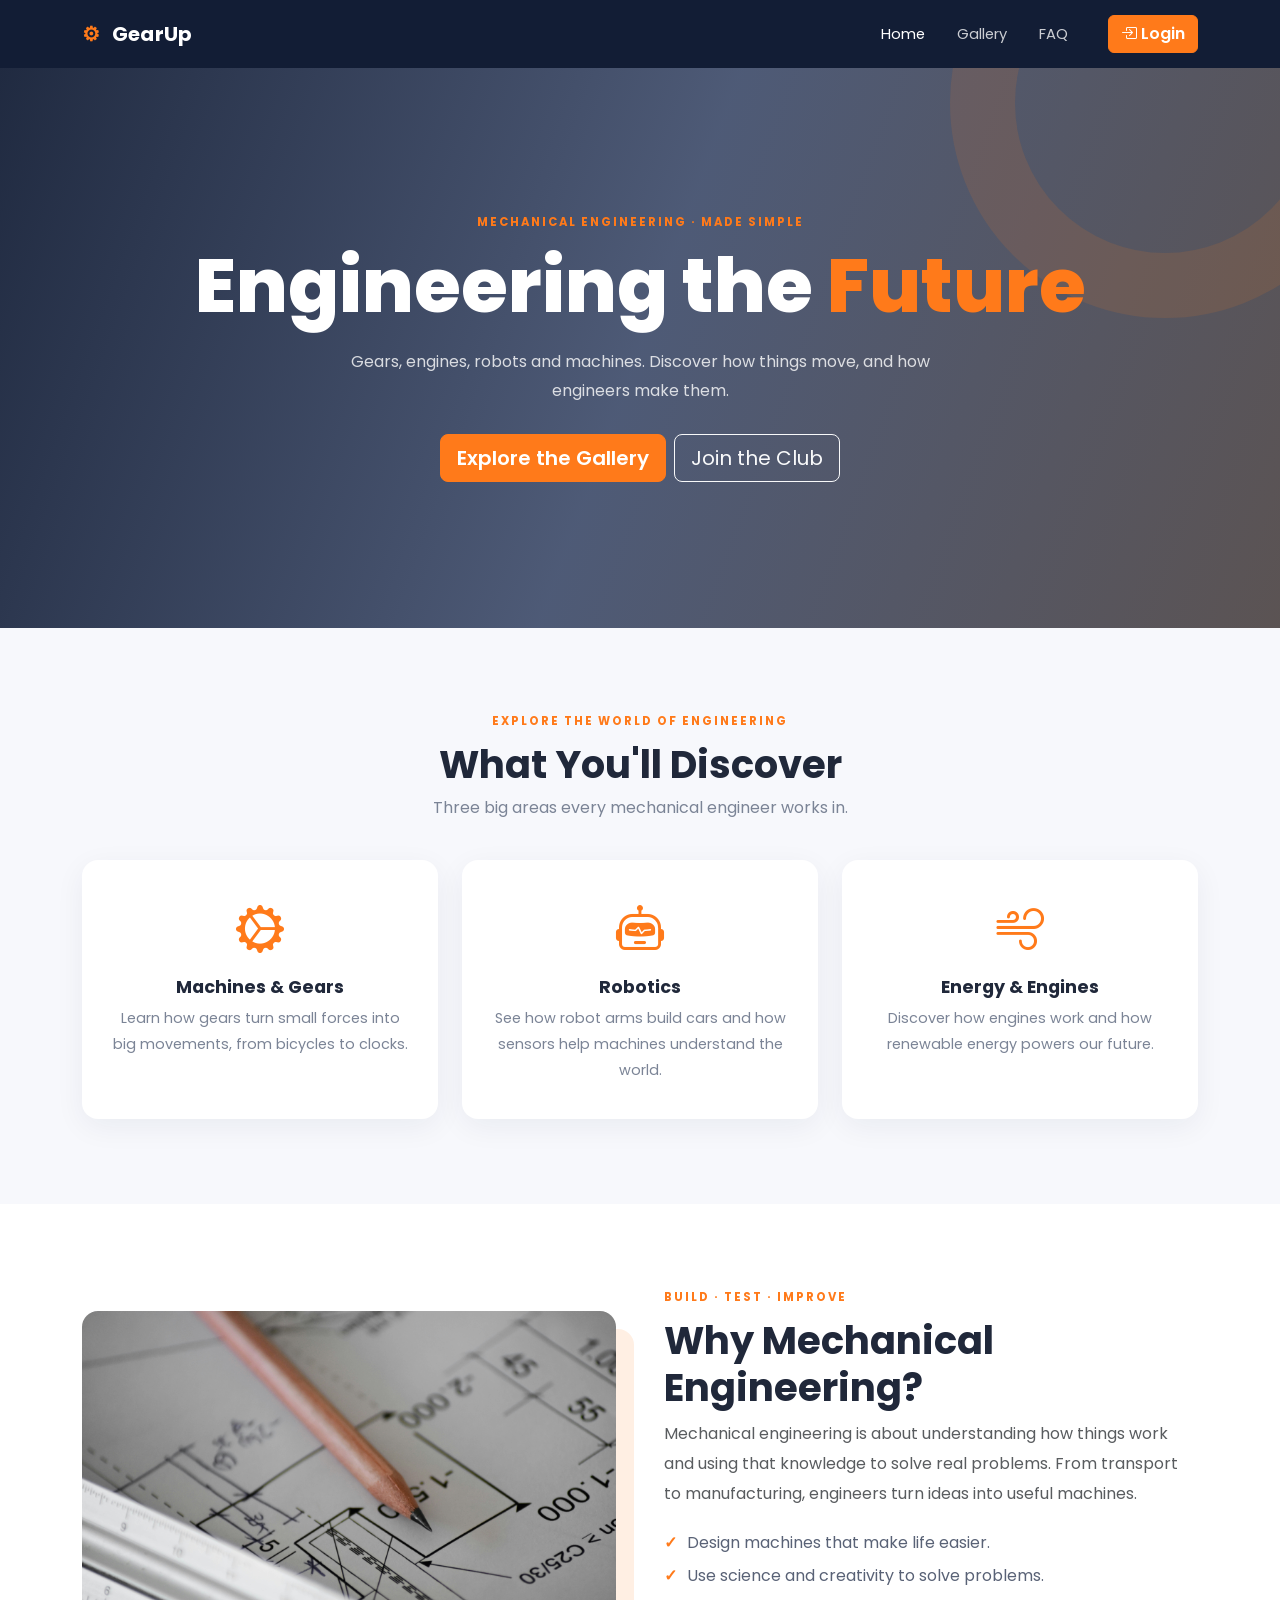
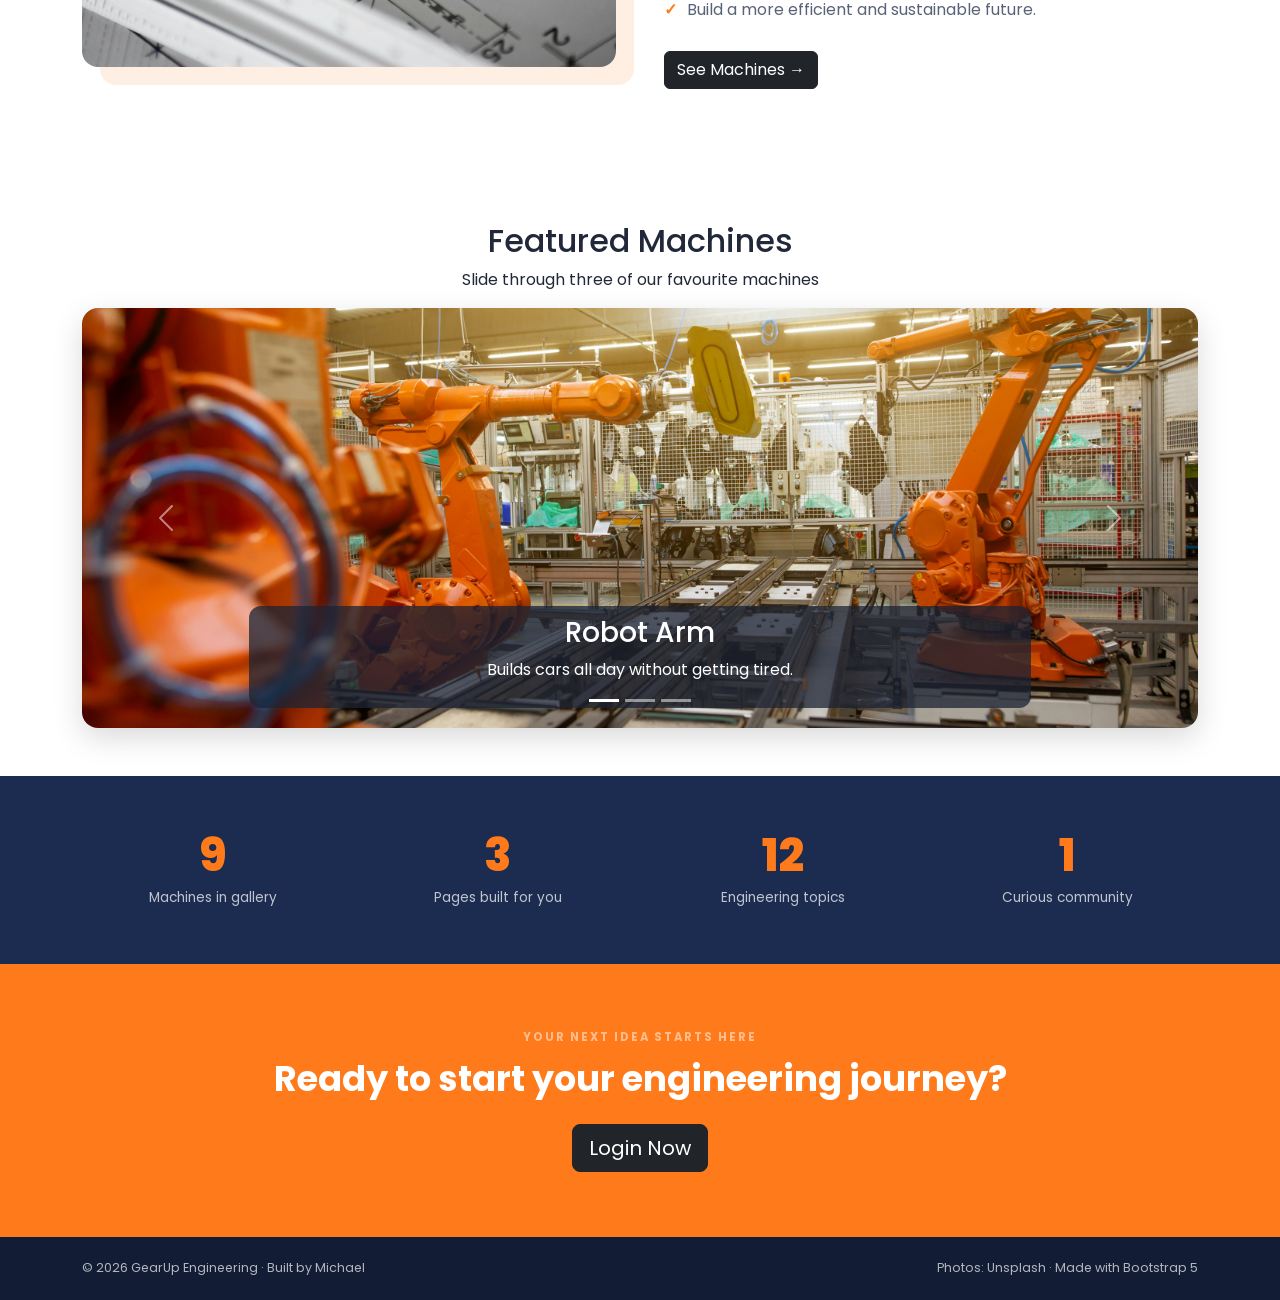
<file: index.html>
<!doctype html>
<html lang="en">
<head>
  <meta charset="utf-8">
  <meta name="viewport" content="width=device-width, initial-scale=1">
  <title>GearUp Engineering | Home</title>
  <!-- Bootstrap 5 -->
  <link href="https://cdn.jsdelivr.net/npm/bootstrap@5.3.3/dist/css/bootstrap.min.css" rel="stylesheet">
  <!-- Bootstrap Icons (new in v1.1.0) -->
    <link href="https://cdn.jsdelivr.net/npm/bootstrap-icons@1.11.3/font/bootstrap-icons.min.css"
    rel="stylesheet">
  <!-- Poppins font -->
    <link rel="preconnect" href="https://fonts.googleapis.com">
    <link rel="preconnect" href="https://fonts.gstatic.com" crossorigin>
    <link href="https://fonts.googleapis.com/css2?family=Poppins:wght@300;400;500;600;700;800&display=swap" rel="stylesheet">
  <!-- Your stylesheet -->
    <link rel="stylesheet" href="style.css">
</head>
<body>
  <!-- Start: Navbar -->
    <nav class="navbar navbar-expand-lg navbar-dark site-navbar sticky-top">
      <div class="container">
        <a class="navbar-brand fw-bold" href="index.html"><span class="brand-mark">⚙</span> GearUp</a>
        <button class="navbar-toggler" type="button" data-bs-toggle="collapse" data-bs-target="#mainNav" aria-controls="mainNav" aria-expanded="false" aria-label="Toggle navigation">
          <span class="navbar-toggler-icon"></span>
        </button>
        <div class="collapse navbar-collapse" id="mainNav">
          <ul class="navbar-nav ms-auto align-items-lg-center gap-lg-3">
            <li class="nav-item"><a class="nav-link active" aria-current="page" href="index.html">Home</a></li>
            <li class="nav-item"><a class="nav-link" href="gallery.html">Gallery</a></li>
            <li class="nav-item"><a class="nav-link" href="faq.html">FAQ</a></li>
            <li class="nav-item">
              <a class="btn btn-orange ms-lg-3" href="login.html">
              <i class="bi bi-box-arrow-in-right"></i> Login</a>
            </li>
          </ul>
        </div>
      </div>
  </nav>
  <!-- End: Navbar -->

  <!-- Start: Hero section -->
      <header class="hero">
        <div class="hero-overlay"></div>
        <div class="container hero-content text-center">
          <p class="eyebrow">MECHANICAL ENGINEERING · MADE SIMPLE</p>
          <h1>Engineering the <span>Future</span></h1>
          <p class="hero-copy mx-auto">Gears, engines, robots and machines. Discover how things move, and how engineers make them.</p>
          <div class="d-flex justify-content-center flex-wrap gap-2">
            <a class="btn btn-orange btn-lg" href="gallery.html">Explore the Gallery</a>
            <a class="btn btn-outline-light btn-lg" href="login.html">Join the Club</a>
          </div>
        </div>
      </header>
  <!-- End: Hero section -->
<main>
  <section class="features section-space">
    <div class="container">
      <div class="section-heading text-center">
        <p class="eyebrow">EXPLORE THE WORLD OF ENGINEERING</p>
        <h2>What You'll Discover</h2>
        <p>Three big areas every mechanical engineer works in.</p>
      </div>
      <div class="row g-4 mt-2">
        <div class="col-md-4">
          <article class="feature-card h-100 text-center">
            <div class="feature-icon"><i class="bi bi-gear-wide-connected"></i></div>
            <h3>Machines &amp; Gears</h3>
            <p>Learn how gears turn small forces into big movements, from bicycles to clocks.</p>
          </article>
        </div>
        <div class="col-md-4">
          <article class="feature-card h-100 text-center">
            <div class="feature-icon"><i class="bi bi-robot"></i></div>
            <h3>Robotics</h3>
            <p>See how robot arms build cars and how sensors help machines understand the world.</p>
          </article>
        </div>
        <div class="col-md-4">
          <article class="feature-card h-100 text-center">
            <div class="feature-icon"><i class="bi bi-wind"></i></div>
            <h3>Energy &amp; Engines</h3>
            <p>Discover how engines work and how renewable energy powers our future.</p>
          </article>
        </div>
      </div>
    </div>
  </section>

  <section class="about-section section-space">
    <div class="container">
      <div class="row align-items-center g-5">
        <div class="col-lg-6">
          <img class="about-image" src="./images/blueprint.jpg" alt="Engineer working on a technical machine">
        </div>
        <div class="col-lg-6">
          <p class="eyebrow">BUILD · TEST · IMPROVE</p>
          <h2>Why Mechanical Engineering?</h2>
          <p class="text-muted">Mechanical engineering is about understanding how things work and using that knowledge to solve real problems. From transport to manufacturing, engineers turn ideas into useful machines.</p>
          <ul class="check-list">
            <li>Design machines that make life easier.</li>
            <li>Use science and creativity to solve problems.</li>
            <li>Build a more efficient and sustainable future.</li>
          </ul>
          <a class="btn btn-dark mt-2" href="gallery.html">See Machines <span aria-hidden="true">→</span></a>
        </div>
      </div>
    </div>
  </section>
<!-- ================= FEATURED MACHINES (carousel, new in v1.1.0) ================= -->
<section class="featured py-5">
  <div class="container">
  <h2 class="section-title text-center">Featured Machines</h2>
  <p class="section-subtitle text-center">Slide through three of our favourite machines</p>
  <div id="machineCarousel" class="carousel slide" data-bs-ride="carousel">
  <div class="carousel-indicators">
  <button type="button" data-bs-target="#machineCarousel" data-bs-slide-to="0" class="active">
  </button>
  <button type="button" data-bs-target="#machineCarousel" data-bs-slide-to="1"></button>
  <button type="button" data-bs-target="#machineCarousel" data-bs-slide-to="2"></button>
  </div>
  <div class="carousel-inner">
  <div class="carousel-item active">
  <img src="images/robot-arm.jpg" class="d-block w-100 carousel-img" alt="Blue industrial robot
  arm">
  <div class="carousel-caption">
  <h3>Robot Arm</h3>
  <p>Builds cars all day without getting tired.</p>
  </div>
  </div>
  <div class="carousel-item">
  <img src="images/wind-farm.jpg" class="d-block w-100 carousel-img" alt="Wind turbines in a
  field">
  <div class="carousel-caption">
  <h3>Wind Turbines</h3>
  <p>Turns moving air into clean electricity.</p>
  </div>
  </div>
  <div class="carousel-item">
  <img src="images/car-engine.jpg" class="d-block w-100 carousel-img" alt="Close-up of a car
  engine">
  <div class="carousel-caption">
  <h3>Car Engine</h3>
  <p>Hundreds of small explosions every minute push the car forward.</p>
  </div>
  </div>
  </div>

  <button class="carousel-control-prev" type="button" data-bs-target="#machineCarousel" data-bs-
  slide="prev">

  <span class="carousel-control-prev-icon"></span>
  </button>

  <button class="carousel-control-next" type="button" data-bs-target="#machineCarousel" data-bs-
  slide="next">
  <span class="carousel-control-next-icon"></span>
  </button>
  </div>
  </div>
</section>
  <section class="stats-section">
    <div class="container">
      <div class="row text-center g-4">
        <div class="col-6 col-md-3">
            <div class="stat-number">9</div>
            <p>Machines in gallery</p>
        </div>
        <div class="col-6 col-md-3">
            <div class="stat-number">3</div>
            <p>Pages built for you</p>
        </div>
        <div class="col-6 col-md-3">
            <div class="stat-number">12</div>
            <p>Engineering topics</p>
        </div>
        <div class="col-6 col-md-3">
            <div class="stat-number">1</div>
            <p>Curious community</p>
        </div>
      </div>
    </div>
  </section>

  <section class="cta-section text-center">
    <div class="container">
      <p class="eyebrow text-white-50">YOUR NEXT IDEA STARTS HERE</p>
      <h2>Ready to start your engineering journey?</h2>
      <a class="btn btn-dark btn-lg mt-3" href="login.html">Login Now</a>
    </div>
  </section>
</main>

<footer class="site-footer">
  <div class="container d-flex flex-column flex-md-row justify-content-between gap-2">
    <span>© 2026 GearUp Engineering · Built by Michael</span>
    <span>Photos: Unsplash · Made with Bootstrap 5</span>
  </div>
</footer>
<script src="https://cdn.jsdelivr.net/npm/bootstrap@5.3.3/dist/js/bootstrap.bundle.min.js"></script>
</body>
</html>
</file>
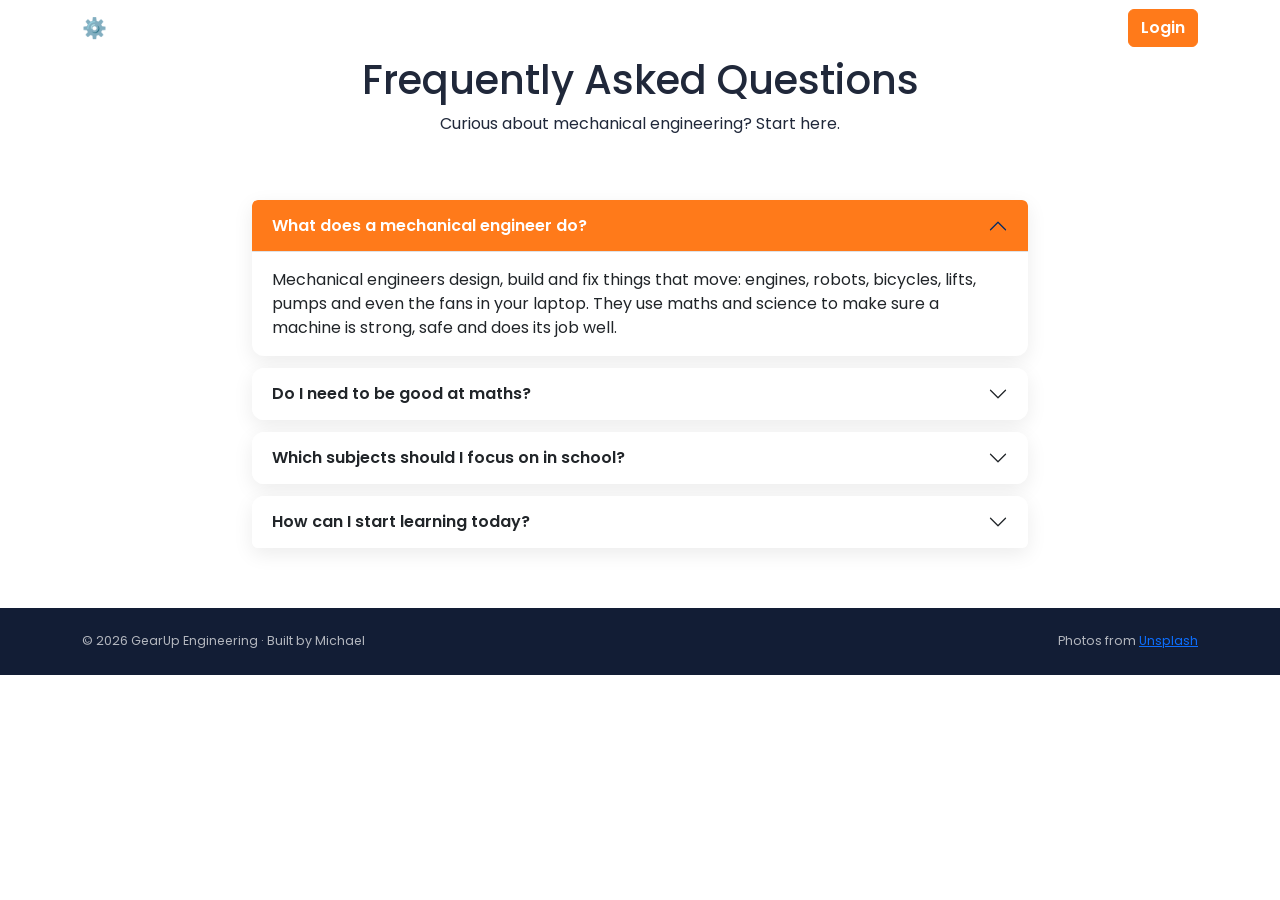
<file: faq.html>
<!DOCTYPE html>
<html lang="en">
<head>
  <meta charset="UTF-8">
  <meta name="viewport" content="width=device-width, initial-scale=1.0">
  <title>GearUp Engineering | FAQ</title>
  <link href="https://cdn.jsdelivr.net/npm/bootstrap@5.3.3/dist/css/bootstrap.min.css" rel="stylesheet">
  <link href="https://fonts.googleapis.com/css2?family=Poppins:wght@400;600;800&display=swap" rel="stylesheet">
  <link href="style.css" rel="stylesheet">
</head>
<body>

  <!-- ================= NAVBAR (same on every page) ================= -->
  <nav class="navbar navbar-expand-lg navbar-dark site-nav sticky-top">
    <div class="container">
      <a class="navbar-brand brand" href="index.html">⚙️ Gear<span>Up</span></a>
      <button class="navbar-toggler" type="button" data-bs-toggle="collapse" data-bs-target="#mainMenu">
        <span class="navbar-toggler-icon"></span>
      </button>
      <div class="collapse navbar-collapse" id="mainMenu">
        <ul class="navbar-nav ms-auto align-items-lg-center">
          <li class="nav-item"><a class="nav-link" href="index.html">Home</a></li>
          <li class="nav-item"><a class="nav-link" href="gallery.html">Gallery</a></li>
          <li class="nav-item"><a class="nav-link active" href="faq.html">FAQ</a></li>
          <li class="nav-item"><a class="btn btn-orange ms-lg-3" href="login.html">Login</a></li>
        </ul>
      </div>
    </div>
  </nav>

  <!-- ================= PAGE HEADER ================= -->
  <section class="page-header">
    <div class="container text-center">
      <h1 class="page-title">Frequently Asked <span>Questions</span></h1>
      <p class="page-text">Curious about mechanical engineering? Start here.</p>
    </div>
  </section>

  <!-- ================= FAQ (accordion) ================= -->
  <section class="faq py-5">
    <div class="container faq-container">
      <div class="accordion" id="faqAccordion">

        <div class="accordion-item">
          <h2 class="accordion-header">
            <button class="accordion-button" type="button" data-bs-toggle="collapse" data-bs-target="#q1">
              What does a mechanical engineer do?
            </button>
          </h2>
          <div id="q1" class="accordion-collapse collapse show" data-bs-parent="#faqAccordion">
            <div class="accordion-body">
              Mechanical engineers design, build and fix things that move: engines, robots, bicycles, lifts, pumps and even the fans in your laptop. They use maths and science to make sure a machine is strong, safe and does its job well.
            </div>
          </div>
        </div>

        <div class="accordion-item">
          <h2 class="accordion-header">
            <button class="accordion-button collapsed" type="button" data-bs-toggle="collapse" data-bs-target="#q2">
              Do I need to be good at maths?
            </button>
          </h2>
          <div id="q2" class="accordion-collapse collapse" data-bs-parent="#faqAccordion">
            <div class="accordion-body">
              Yes, but you don't need to be a genius. You need to be willing to practise. Engineers use maths every day to measure forces, speeds and sizes, and the more you practise, the easier it gets.
            </div>
          </div>
        </div>

        <div class="accordion-item">
          <h2 class="accordion-header">
            <button class="accordion-button collapsed" type="button" data-bs-toggle="collapse" data-bs-target="#q3">
              Which subjects should I focus on in school?
            </button>
          </h2>
          <div id="q3" class="accordion-collapse collapse" data-bs-parent="#faqAccordion">
            <div class="accordion-body">
              Mathematics and Physics are the most important. Chemistry, Computer Studies and Drawing &amp; Design are very helpful too.
            </div>
          </div>
        </div>

        <div class="accordion-item">
          <h2 class="accordion-header">
            <button class="accordion-button collapsed" type="button" data-bs-toggle="collapse" data-bs-target="#q4">
              How can I start learning today?
            </button>
          </h2>
          <div id="q4" class="accordion-collapse collapse" data-bs-parent="#faqAccordion">
            <div class="accordion-body">
              Take things apart (with permission!), build models, join a robotics or coding club, and learn to code. You're already doing that by building this website.
            </div>
          </div>
        </div>

      </div>
    </div>
  </section>

  <!-- ================= FOOTER ================= -->
  <footer class="site-footer py-4">
    <div class="container d-flex flex-column flex-md-row justify-content-between align-items-center">
      <p class="mb-2 mb-md-0">© 2026 GearUp Engineering · Built by Michael</p>
      <p class="mb-0">Photos from <a href="https://unsplash.com" target="_blank">Unsplash</a></p>
    </div>
  </footer>

  <script src="https://cdn.jsdelivr.net/npm/bootstrap@5.3.3/dist/js/bootstrap.bundle.min.js"></script>
</body>
</html>
</file>
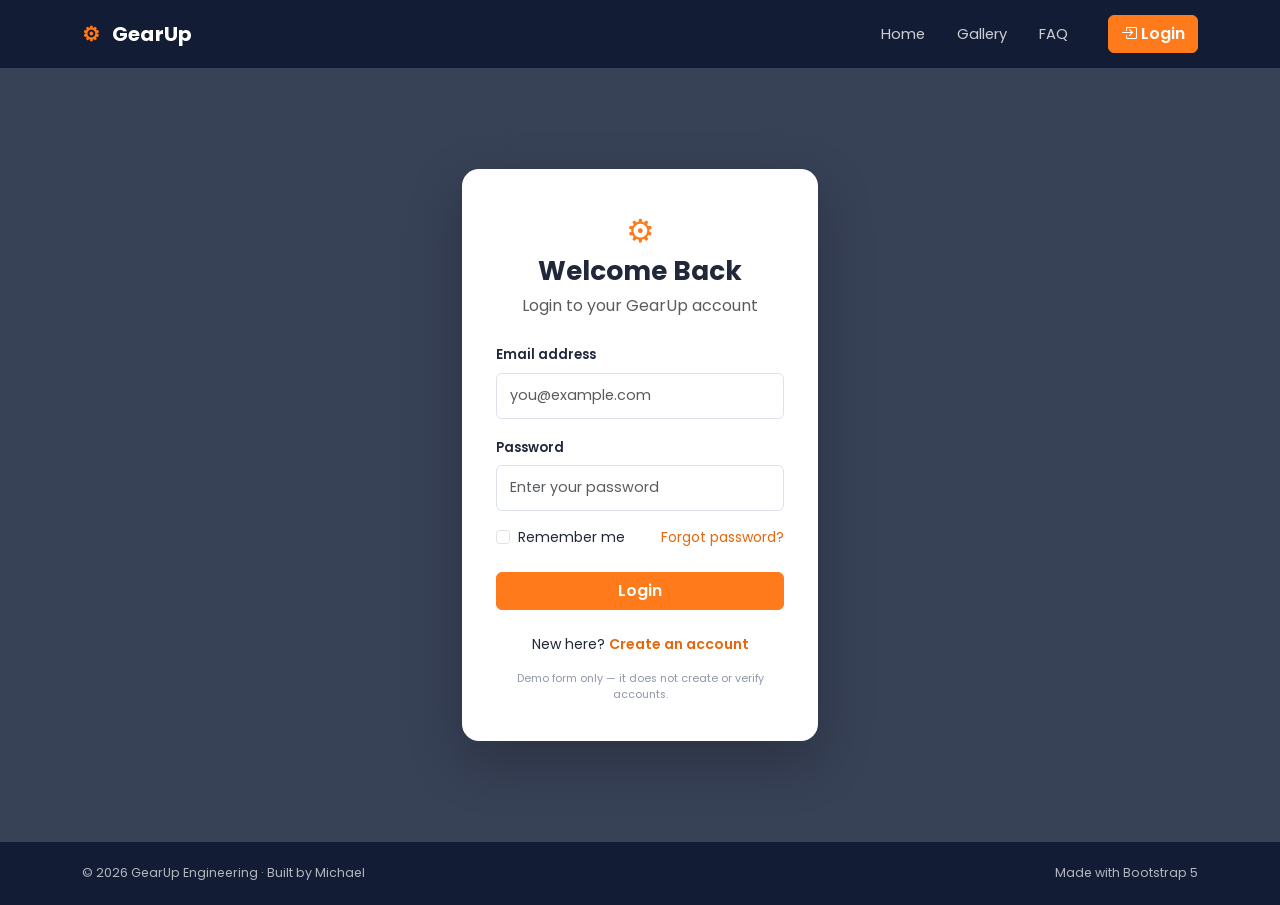
<file: login.html>
<!doctype html>
<html lang="en">
<head>
  <meta charset="utf-8">
  <meta name="viewport" content="width=device-width, initial-scale=1">
  <title>GearUp Engineering | Login</title>
  <link href="https://cdn.jsdelivr.net/npm/bootstrap@5.3.3/dist/css/bootstrap.min.css" rel="stylesheet">
  <!-- Bootstrap Icons (new in v1.1.0) -->
      <link href="https://cdn.jsdelivr.net/npm/bootstrap-icons@1.11.3/font/bootstrap-icons.min.css"
    rel="stylesheet">
  <link rel="preconnect" href="https://fonts.googleapis.com">
  <link rel="preconnect" href="https://fonts.gstatic.com" crossorigin>
  <link href="https://fonts.googleapis.com/css2?family=Poppins:wght@300;400;500;600;700;800&display=swap" rel="stylesheet">
  <link rel="stylesheet" href="style.css">
</head>
<body class="login-page">
<nav class="navbar navbar-expand-lg navbar-dark site-navbar sticky-top">
  <div class="container">
    <a class="navbar-brand fw-bold" href="index.html"><span class="brand-mark">⚙</span> GearUp</a>
    <button 
        class="navbar-toggler" 
        type="button" 
        data-bs-toggle="collapse" 
        data-bs-target="#mainNav" 
        aria-controls="mainNav" 
        aria-expanded="false" 
        aria-label="Toggle navigation">
        <span class="navbar-toggler-icon"></span>
    </button>
    <div class="collapse navbar-collapse" id="mainNav">
      <ul class="navbar-nav ms-auto align-items-lg-center gap-lg-3">
        <li class="nav-item">
            <a class="nav-link" href="index.html">Home</a>
        </li>
        <li class="nav-item">
            <a class="nav-link" href="gallery.html">Gallery</a>
        </li>
        <li class="nav-item"><a class="nav-link" href="faq.html">FAQ</a></li>
        <li class="nav-item">
          <a class="btn btn-orange ms-lg-3" href="login.html">
          <i class="bi bi-box-arrow-in-right"></i> Login</a>
        </li>
      </ul>
    </div>
  </div>
</nav>

<main class="login-section">
  <div class="container">
    <div class="row justify-content-center align-items-center">
      <div class="col-12 col-sm-10 col-md-7 col-lg-5 col-xl-4">
        <div class="login-card">
          <div class="login-symbol">⚙</div>
          <h1>Welcome Back</h1>
          <p class="text-muted text-center mb-4">Login to your GearUp account</p>
          <form action="#" method="get">
            <div class="mb-3">
              <label for="email" class="form-label">Email address</label>
              <input type="email" class="form-control" id="email" name="email" placeholder="you@example.com" required>
            </div>
            <div class="mb-3">
              <label for="password" class="form-label">Password</label>
              <input type="password" class="form-control" id="password" name="password" placeholder="Enter your password" required minlength="6">
            </div>
            <div class="d-flex justify-content-between align-items-center flex-wrap gap-2 mb-4 small">
              <label class="form-check-label">
                <input class="form-check-input me-1" type="checkbox" name="remember"> Remember me</label>
              <a class="text-orange" href="mailto:hello@gearup.example?subject=Password%20help">Forgot password?</a>
            </div>
            <button class="btn btn-orange w-100" type="submit">Login</button>
          </form>
        <p 
            class="text-center small mt-4 mb-0">New here? 
            <a class="text-orange fw-semibold" href="mailto:hello@gearup.example?subject=Create%20an%20account">Create an account</a>
        </p>
          <p class="demo-note text-center mt-3 mb-0">Demo form only — it does not create or verify accounts.</p>
        </div>
      </div>
    </div>
  </div>
</main>

<footer class="site-footer">
    <div class="container d-flex flex-column flex-md-row justify-content-between gap-2">
        <span>© 2026 GearUp Engineering · Built by Michael</span>
        <span>Made with Bootstrap 5</span>
    </div>
</footer>
<script 
    src="https://cdn.jsdelivr.net/npm/bootstrap@5.3.3/dist/js/bootstrap.bundle.min.js">
</script>
</body>
</html>
</file>
<file: style.css>
/* GearUp Engineering — custom styles */
:root {
  --steel: #1c2c50;
  --steel-dark: #121d35;
  --orange: #ff7a1a;
  --cream: #f7f8fc;
  --ink: #20283a;
}
* { box-sizing: border-box; }
body { font-family: "Poppins", sans-serif; color: var(--ink); background: #fff; }
.site-navbar { background: var(--steel-dark); padding: 14px 0; }
.navbar-brand { letter-spacing: .3px; }
.brand-mark { color: var(--orange); margin-right: 7px; }
.nav-link { color: rgba(255,255,255,.78); font-size: .92rem; }
.nav-link:hover, .nav-link.active { color: #fff; }
.btn-orange { background: var(--orange); color: #fff; border: 1px solid var(--orange); font-weight: 600; }
.btn-orange:hover, .btn-orange:focus { background: #e9670c; border-color: #e9670c; color: #fff; }
.eyebrow { color: var(--orange); font-size: .72rem; font-weight: 700; letter-spacing: 2px; margin-bottom: 12px; }
.hero {
  min-height: 560px; position: relative; display: flex; align-items: center;
  color: #fff; overflow: hidden;
  background: linear-gradient(110deg, rgba(18,29,53,.94), rgba(28,44,80,.78), rgba(45,35,35,.78)),
    url("https://images.unsplash.com/photo-1581092921461-eab62e97a780?auto=format&fit=crop&w=1800&q=90") center/cover;
}
.hero::after { 
  content: ""; 
  position: 
  absolute; width: 430px; 
  height: 430px; 
  border: 65px solid rgba(255,122,26,.12); border-radius: 50%; right: -100px; top: -180px; }
.hero-content { position: relative; 
  z-index: 1; 
  padding-top: 70px; 
  padding-bottom: 70px; 
}
.hero h1 { font-size: clamp(2.5rem, 6vw, 4.7rem); font-weight: 800; line-height: 1.12; }
.hero h1 span, .page-hero h1 span { color: var(--orange); }
.hero-copy { max-width: 620px; color: rgba(255,255,255,.8); line-height: 1.8; margin: 20px auto 28px; }
.section-space { padding: 85px 0; }
.section-heading h2, .about-section h2 { font-size: clamp(1.8rem, 3vw, 2.5rem); font-weight: 700; }
.section-heading > p:last-child { color: #7b8496; }
.features { background: var(--cream); }
.feature-card { background: #fff; padding: 35px 28px; border-radius: 16px; box-shadow: 0 8px 30px rgba(22,35,63,.06); transition: transform .25s ease, box-shadow .25s ease; }
.feature-card:hover { transform: translateY(-8px); box-shadow: 0 16px 35px rgba(22,35,63,.12); }
.feature-icon {  
  font-size: 3rem;
  color: var(--orange); 
  margin-bottom: 10px;
}
.feature-card h3 { font-size: 1.1rem; font-weight: 700; }
.feature-card p { color: #7b8496; font-size: .9rem; line-height: 1.8; margin-bottom: 0; }
.about-image { width: 100%; min-height: 330px; max-height: 410px; object-fit: cover; border-radius: 16px; box-shadow: 18px 18px 0 rgba(255,122,26,.12); }
.about-section p:not(.eyebrow) { line-height: 1.9; }
.check-list { list-style: none; padding-left: 0; color: #596276; line-height: 2.1; }
.check-list li::before { content: "✓"; color: var(--orange); font-weight: 800; margin-right: 10px; }
.stats-section { background: var(--steel); color: #fff; padding: 55px 0; }
.stat-number { color: var(--orange); font-size: 2.8rem; line-height: 1.1; font-weight: 800; }
.stats-section p { color: rgba(255,255,255,.72); margin: 8px 0 0; font-size: .85rem; }
.cta-section { background: var(--orange); color: #fff; padding: 65px 0; }
.cta-section h2 { font-size: clamp(1.5rem, 3vw, 2.2rem); font-weight: 700; }
.site-footer { background: var(--steel-dark); color: rgba(255,255,255,.68); padding: 22px 0; font-size: .78rem; }
.page-hero { background: linear-gradient(120deg, var(--steel-dark), var(--steel)); color: #fff; padding: 75px 0 70px; }
.page-hero h1 { font-size: clamp(2.2rem, 5vw, 3.6rem); font-weight: 800; }
.page-hero p:last-child { max-width: 580px; color: rgba(255,255,255,.72); line-height: 1.8; }
.gallery-section { background: var(--cream); }
.gallery-card { overflow: hidden; background: #fff; border-radius: 13px; box-shadow: 0 7px 25px rgba(22,35,63,.08); transition: transform .25s ease, box-shadow .25s ease; }
.gallery-card:hover { transform: translateY(-5px); box-shadow: 0 14px 32px rgba(22,35,63,.14); }
.gallery-image { height: 220px; overflow: hidden; position: relative; background: #dce2ec; }
.gallery-image img { width: 100%; height: 100%; object-fit: cover; transition: transform .45s ease; }
.gallery-card:hover .gallery-image img { transform: scale(1.08); }
.photo-label { position: absolute; top: 12px; left: 12px; color: #fff; background: rgba(18,29,53,.72); padding: 5px 9px; border-radius: 4px; font-size: .6rem; letter-spacing: 1px; }
.gallery-body { padding: 20px; }
.gallery-body h2 { font-size: 1.12rem; font-weight: 700; margin: 12px 0 7px; }
.gallery-body p { color: #778094; font-size: .85rem; line-height: 1.7; margin: 0; }
.badge-orange { background: #fff0e5; color: #d85b08; }
.badge-blue { background: #e8efff; color: #345da8; }
.badge-green { background: #e6f5ec; color: #23804b; }
.login-page { min-height: 100vh; background: #f2f4f9; }
.login-section { min-height: calc(100vh - 126px); padding: 65px 0; display: flex; align-items: center; background: linear-gradient(rgba(18,29,53,.83), rgba(18,29,53,.83)), url("https://images.unsplash.com/photo-1473341304170-971dccb5ac1e?auto=format&fit=crop&w=1800&q=85") center/cover; }
.login-card { background: #fff; border-radius: 17px; padding: 38px 34px; box-shadow: 0 20px 55px rgba(0,0,0,.24); }
.login-symbol { color: var(--orange); font-size: 2rem; text-align: center; }
.login-card h1 { text-align: center; font-size: 1.65rem; font-weight: 700; }
.form-label { font-size: .82rem; font-weight: 600; }
.form-control { padding: 11px 13px; border-color: #dce1ea; font-size: .9rem; }
.form-control:focus { border-color: var(--orange); box-shadow: 0 0 0 .22rem rgba(255,122,26,.18); }
.text-orange { color: #e9670c; text-decoration: none; }
.text-orange:hover { color: #bd4f00; text-decoration: underline; }
.demo-note { color: #9098a7; font-size: .68rem; }
@media (max-width: 767.98px) {
  .hero { min-height: 520px; }
  .section-space { padding: 62px 0; }
  .about-image { min-height: 250px; }
  .gallery-image { height: 210px; }
  .login-section { padding: 45px 0; }
  .login-card { padding: 30px 24px; }
}
/* ---------- 15. Bootstrap Icons in the footer (v1.1.0) ---------- */
.social-icons a {
  color: #c9d1e3;
  font-size: 1.4rem;
  margin: 0 8px;
}
.social-icons a:hover {
  color: var(--orange);
}
/* ---------- 16. Featured machines carousel (v1.1.0) ---------- */
.carousel {
  border-radius: 16px;
  overflow: hidden;
  box-shadow: 0 10px 30px rgba(0, 0, 0, 0.15);
}
.carousel-img {
  height: 420px;
  object-fit: cover;
}
.carousel-caption {
  background-color: rgba(28, 35, 51, 0.75);
  border-radius: 12px;
  padding: 10px 20px;
}
/* 17. Machine of the Week modal (v1.1.0) */
.modal-title{
  font-weight: 800;
  font-size: 1.3rem;
  color: var(--orange);
}

/* ---------- 13b. FAQ page (added by Teacher) ---------- */
.faq-container {
  max-width: 800px;
}
.accordion-item {
  border: none;
  border-radius: 12px;
  overflow: hidden;
  margin-bottom: 12px;
  box-shadow: 0 6px 20px rgba(0, 0, 0, 0.08);
}
.accordion-button {
  font-weight: 600;
}
.accordion-button:not(.collapsed) {
  background-color: var(--orange);
  color: white;
}
.accordion-button:focus {
  box-shadow: none;
}
</file>
